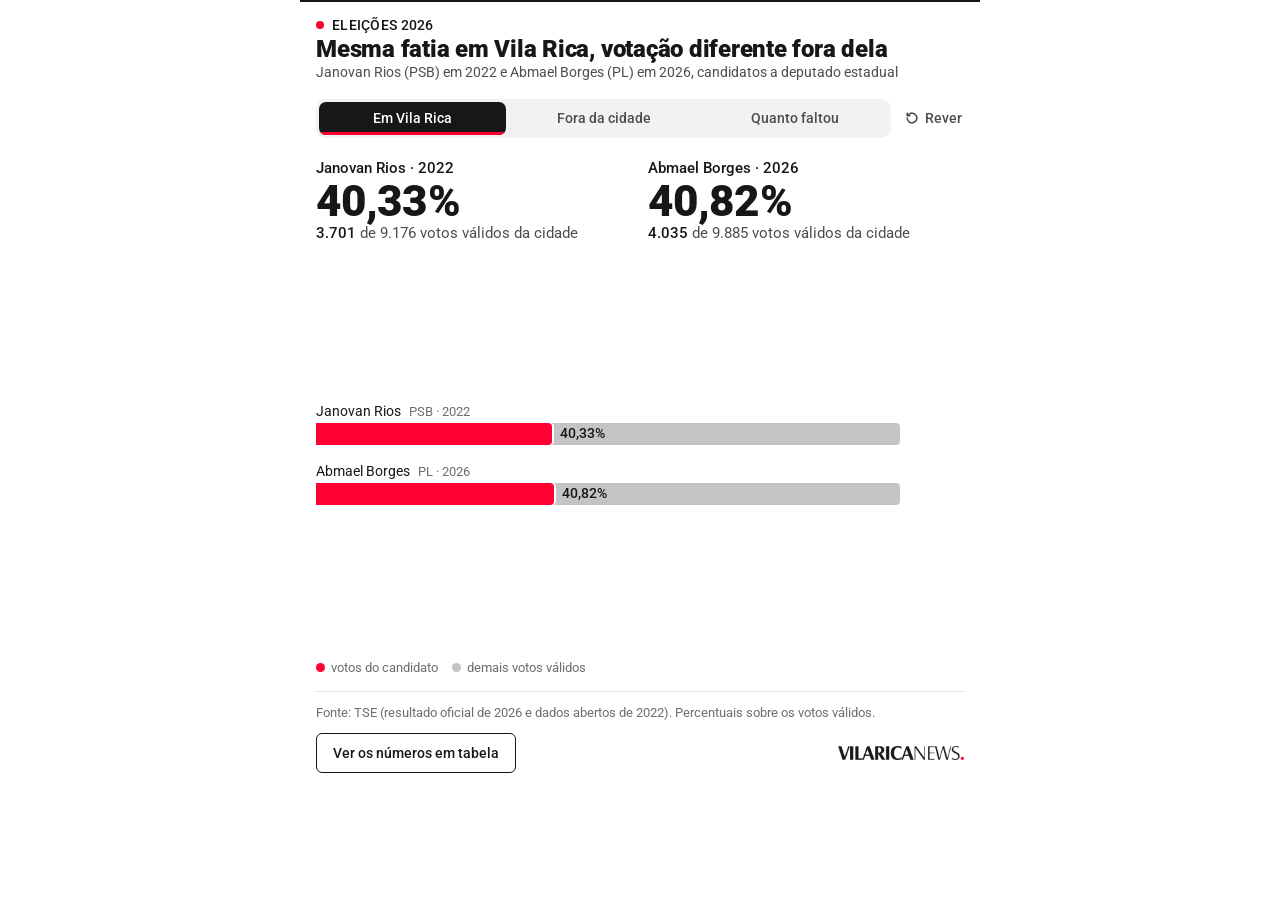
<file: deputado-estadual-2026/index.html>
<!doctype html>
<html lang="pt-BR">
<head>
<meta charset="utf-8">
<meta name="viewport" content="width=device-width, initial-scale=1">
<title>Votação para deputado estadual em Vila Rica, 2022 e 2026</title>
<meta name="robots" content="noindex, indexifembedded">
<link rel="preconnect" href="https://fonts.googleapis.com">
<link rel="preconnect" href="https://fonts.gstatic.com" crossorigin>
<link href="https://fonts.googleapis.com/css2?family=Roboto:wght@400;500;700;900&display=swap" rel="stylesheet">
<link rel="stylesheet" href="../comum/vrn.css">
<style>
  /* legenda com três itens: cada item inteiro, quebra entre eles no celular */
  .vrn-legenda { flex-wrap: wrap; column-gap: 14px; row-gap: 2px; }
  .vrn-item { display: inline-flex; align-items: center; gap: 6px; white-space: nowrap; }
</style>
</head>
<body>
<figure id="vrn"></figure>
<script src="../comum/vrn.js"></script>
<script>
(function () {
  var n = VRN.n, pct = VRN.pct;

  // Deputado estadual, Vila Rica (código 98990) e Mato Grosso.
  // 2022: TSE, dados abertos (votação por município e zona; detalhe da apuração).
  // 2026: TSE, arquivo oficial de totalização de 04/10/2026.
  // Válidos = nominais + legenda + anulados sob judice (critério do percentual oficial do TSE).
  var JANOVAN = {
    nome: 'Janovan Rios', partido: 'PSB', ano: 2022,
    vr: 3701, validosVr: 9176, mt: 4975, suplente: 7,
    ultimo: { nome: 'Dr. Eugênio', votos: 25378 }
  };
  var ABMAEL = {
    nome: 'Abmael Borges', partido: 'PL', ano: 2026,
    vr: 4035, validosVr: 9885, mt: 9949, suplente: 2,
    ultimo: { nome: 'Alcino Barcelos', votos: 22624 }
  };
  [JANOVAN, ABMAEL].forEach(function (c) {
    c.fora = c.mt - c.vr;
    c.fatia = c.vr / c.validosVr;
    c.faltou = c.ultimo.votos - c.mt;
  });
  var DOIS = [JANOVAN, ABMAEL];

  var VERMELHO = 'var(--vrn-vermelho)', AZUL = 'var(--vrn-azul)', CINZA = 'var(--vrn-cinza)';
  function item(cor, texto) { return '<span class="vrn-item"><span class="vrn-bolinha" style="background:' + cor + '"></span>' + texto + '</span>'; }
  function quem(c) { return c.nome + ' · ' + c.ano; }
  function dupla(f) {
    return '<div class="vrn-dupla">' + DOIS.map(function (c) { return '<div>' + f(c) + '</div>'; }).join('') + '</div>';
  }
  function partes(c) {
    return [{ valor: c.vr, cor: VERMELHO }, { valor: c.fora, cor: AZUL }];
  }
  function dicaVotos(c) {
    return '<strong>' + c.nome + ' (' + c.partido + '), ' + c.ano + '</strong><br>' +
      n(c.mt) + ' votos em Mato Grosso<br>' + n(c.vr) + ' em Vila Rica · ' + n(c.fora) + ' em outros municípios';
  }

  VRN.grafico({
    id: 'deputado-estadual-2026',
    chapeu: 'Eleições 2026',
    titulo: 'Mesma fatia em Vila Rica, votação diferente fora dela',
    subtitulo: 'Janovan Rios (PSB) em 2022 e Abmael Borges (PL) em 2026, candidatos a deputado estadual',
    passos: [
      {
        aba: 'Em Vila Rica',
        painel: dupla(function (c) {
          return '<p class="vrn-chave">' + quem(c) + '</p>' +
            '<p class="vrn-num vrn-num-m">' + pct(c.fatia, 2) + '</p>' +
            '<p class="vrn-rotulo"><strong>' + n(c.vr) + '</strong> de ' + n(c.validosVr) + ' votos válidos da cidade</p>';
        }),
        legenda: item(VERMELHO, 'votos do candidato') + item(CINZA, 'demais votos válidos'),
        vis: {
          tipo: 'barras', max: 1, trilho: CINZA,
          formato: function (v) { return pct(v, 2); },
          linhas: DOIS.map(function (c) {
            return {
              rotulo: c.nome, extra: c.partido + ' · ' + c.ano, valor: c.fatia, cor: VERMELHO,
              dica: '<strong>' + c.nome + ' (' + c.partido + '), ' + c.ano + '</strong><br>' +
                n(c.vr) + ' de ' + n(c.validosVr) + ' votos válidos em Vila Rica · ' + pct(c.fatia, 2)
            };
          })
        }
      },
      {
        aba: 'Fora da cidade',
        painel: dupla(function (c) {
          return '<p class="vrn-chave">' + quem(c) + '</p>' +
            '<p class="vrn-num vrn-num-m" data-conta="' + c.fora + '">' + n(c.fora) + '</p>' +
            '<p class="vrn-rotulo">votos fora de Vila Rica, de <strong>' + n(c.mt) + '</strong> no estado</p>';
        }),
        legenda: item(VERMELHO, 'em Vila Rica') + item(AZUL, 'em outros municípios'),
        vis: {
          tipo: 'barras',
          linhas: DOIS.map(function (c) {
            return { rotulo: c.nome, extra: c.partido + ' · ' + c.ano + ' · total no estado', partes: partes(c), dica: dicaVotos(c) };
          })
        }
      },
      {
        aba: 'Quanto faltou',
        painel: dupla(function (c) {
          return '<p class="vrn-chave">' + quem(c) + '</p>' +
            '<p class="vrn-num vrn-num-m" data-conta="' + c.faltou + '">' + n(c.faltou) + '</p>' +
            '<p class="vrn-rotulo">votos a menos que o último eleito do <strong>' + c.partido + '</strong></p>';
        }),
        legenda: item(VERMELHO, 'em Vila Rica') + item(AZUL, 'em outros municípios') + item(CINZA, 'último eleito do partido'),
        vis: {
          tipo: 'barras',
          linhas: [].concat.apply([], DOIS.map(function (c) {
            return [
              { rotulo: c.nome, extra: c.partido + ' · ' + c.ano + ' · ' + c.suplente + 'º suplente', partes: partes(c), dica: dicaVotos(c) },
              {
                rotulo: c.ultimo.nome, extra: 'último eleito do ' + c.partido + ' · ' + c.ano, valor: c.ultimo.votos, cor: CINZA,
                dica: '<strong>' + c.ultimo.nome + ' (' + c.partido + '), ' + c.ano + '</strong><br>' +
                  n(c.ultimo.votos) + ' votos · último eleito do partido<br>' + n(c.faltou) + ' a mais que ' + c.nome
              }
            ];
          }))
        }
      }
    ],
    fonte: 'Fonte: TSE (resultado oficial de 2026 e dados abertos de 2022). Percentuais sobre os votos válidos.',
    tabela: {
      colunas: ['', JANOVAN.nome + ' (' + JANOVAN.ano + ')', ABMAEL.nome + ' (' + ABMAEL.ano + ')'],
      grupos: [
        {
          titulo: 'Em Vila Rica',
          linhas: [
            ['Votos', n(JANOVAN.vr), n(ABMAEL.vr)],
            ['Votos válidos da cidade', n(JANOVAN.validosVr), n(ABMAEL.validosVr)],
            ['% dos válidos', pct(JANOVAN.fatia, 2).replace('%', ''), pct(ABMAEL.fatia, 2).replace('%', '')]
          ]
        },
        {
          titulo: 'Em Mato Grosso',
          linhas: [
            ['Votos em outros municípios', n(JANOVAN.fora), n(ABMAEL.fora)],
            ['Total no estado', n(JANOVAN.mt), n(ABMAEL.mt)],
            ['Partido', JANOVAN.partido, ABMAEL.partido],
            ['Situação', JANOVAN.suplente + 'º suplente', ABMAEL.suplente + 'º suplente'],
            ['Último eleito do partido', JANOVAN.ultimo.nome + ', ' + n(JANOVAN.ultimo.votos), ABMAEL.ultimo.nome + ', ' + n(ABMAEL.ultimo.votos)],
            ['Diferença para o último eleito', n(JANOVAN.faltou), n(ABMAEL.faltou)]
          ]
        }
      ]
    }
  });
})();
</script>
</body>
</html>
</file>
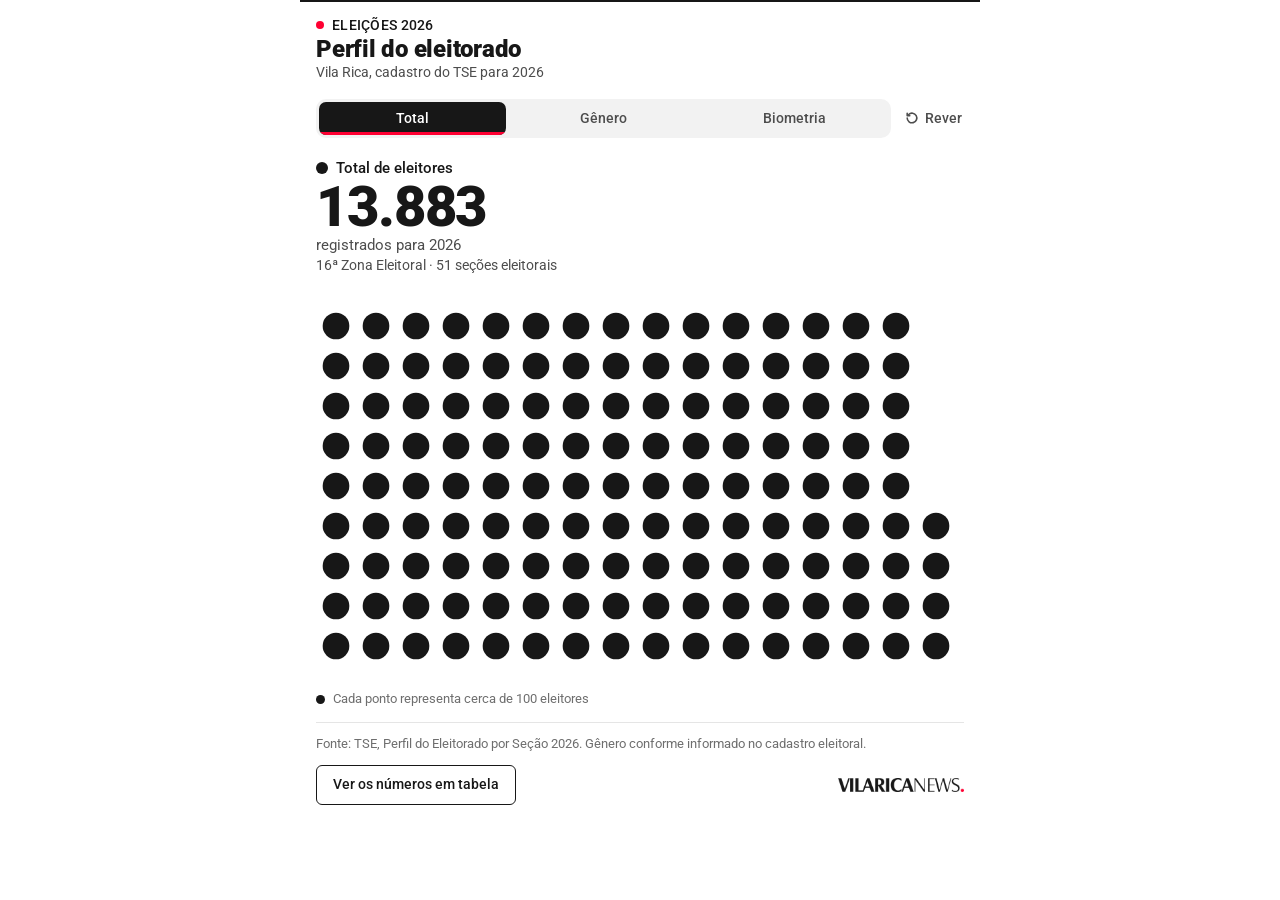
<file: eleitorado-2026/index.html>
<!doctype html>
<html lang="pt-BR">
<head>
<meta charset="utf-8">
<meta name="viewport" content="width=device-width, initial-scale=1">
<title>Perfil do eleitorado de Vila Rica</title>
<meta name="robots" content="noindex, indexifembedded">
<link rel="preconnect" href="https://fonts.googleapis.com">
<link rel="preconnect" href="https://fonts.gstatic.com" crossorigin>
<link href="https://fonts.googleapis.com/css2?family=Roboto:wght@400;500;700;900&display=swap" rel="stylesheet">
<link rel="stylesheet" href="../comum/vrn.css">
</head>
<body>
<figure id="vrn"></figure>
<script src="../comum/vrn.js"></script>
<script>
(function () {
  var n = VRN.n, pct = VRN.pct;

  // TSE, Perfil do Eleitorado por Seção 2026 (MT), Vila Rica (código 98990), 16ª Zona
  var D = { total: 13883, homens: 7116, mulheres: 6767, bio: 13405, zona: 16, secoes: 51 };
  D.semBio = D.total - D.bio;

  // 1 ponto = 100 eleitores (arredondado); os grupos de cada aba somam o mesmo total de pontos
  var N = Math.round(D.total / 100);
  var P_HOMENS = Math.round(D.homens / 100), P_BIO = Math.round(D.bio / 100);
  function dica(nome, v) { return '<strong>' + nome + '</strong><br>' + n(v) + ' eleitores · ' + pct(v / D.total); }
  function bolinha(cor) { return '<span class="vrn-bolinha" style="background:var(--vrn-' + cor + ')"></span>'; }
  var LEGENDA = bolinha('tinta') + 'Cada ponto representa cerca de 100 eleitores';
  function casa1(v) { return Math.round(v * 1000) / 10; }

  VRN.grafico({
    id: 'eleitorado-2026',
    chapeu: 'Eleições 2026',
    titulo: 'Perfil do eleitorado',
    subtitulo: 'Vila Rica, cadastro do TSE para 2026',
    passos: [
      {
        aba: 'Total',
        painel:
          '<p class="vrn-chave">' + bolinha('tinta') + 'Total de eleitores</p>' +
          '<p class="vrn-num" data-conta="' + D.total + '">' + n(D.total) + '</p>' +
          '<p class="vrn-rotulo">registrados para 2026</p>' +
          '<p class="vrn-extra">' + D.zona + 'ª Zona Eleitoral · ' + D.secoes + ' seções eleitorais</p>',
        legenda: LEGENDA,
        vis: { tipo: 'pontos', compartilhar: 'eleitorado', colunas: [12, 14, 16, 18, 20, 24, 28, 35],
          grupos: [{ pontos: N, cor: 'var(--vrn-tinta)', dica: dica('Eleitorado de Vila Rica', D.total) }] }
      },
      {
        aba: 'Gênero',
        painel:
          '<div class="vrn-dupla"><div>' +
            '<p class="vrn-chave">' + bolinha('azul') + 'Homens</p>' +
            '<p class="vrn-num vrn-num-m" data-conta="' + casa1(D.homens / D.total) + '" data-casas="1" data-sufixo="%">' + pct(D.homens / D.total) + '</p>' +
            '<p class="vrn-rotulo"><strong>' + n(D.homens) + '</strong> eleitores</p></div><div>' +
            '<p class="vrn-chave">' + bolinha('vermelho') + 'Mulheres</p>' +
            '<p class="vrn-num vrn-num-m" data-conta="' + casa1(D.mulheres / D.total) + '" data-casas="1" data-sufixo="%">' + pct(D.mulheres / D.total) + '</p>' +
            '<p class="vrn-rotulo"><strong>' + n(D.mulheres) + '</strong> eleitoras</p></div></div>' +
          '<p class="vrn-extra">' + n(D.homens - D.mulheres) + ' homens a mais no cadastro</p>',
        legenda: LEGENDA,
        vis: { tipo: 'pontos', compartilhar: 'eleitorado',
          grupos: [
            { pontos: P_HOMENS, cor: 'var(--vrn-azul)', dica: dica('Homens', D.homens) },
            { pontos: N - P_HOMENS, cor: 'var(--vrn-vermelho)', dica: dica('Mulheres', D.mulheres) }
          ] }
      },
      {
        aba: 'Biometria',
        painel:
          '<p class="vrn-chave">' + bolinha('verde') + 'Com biometria</p>' +
          '<p class="vrn-num" data-conta="' + casa1(D.bio / D.total) + '" data-casas="1" data-sufixo="%">' + pct(D.bio / D.total) + '</p>' +
          '<p class="vrn-rotulo"><strong>' + n(D.bio) + '</strong> eleitores com biometria registrada</p>' +
          '<p class="vrn-extra"><span class="vrn-anel"></span>' + n(D.semBio) + ' sem registro de biometria no arquivo</p>',
        legenda: LEGENDA,
        vis: { tipo: 'pontos', compartilhar: 'eleitorado',
          grupos: [
            { pontos: P_BIO, cor: 'var(--vrn-verde)', dica: dica('Com biometria', D.bio) },
            { pontos: N - P_BIO, cor: 'var(--vrn-sem)', vazado: true, pulsar: true, dica: dica('Sem registro de biometria', D.semBio) }
          ] }
      }
    ],
    fonte: 'Fonte: TSE, Perfil do Eleitorado por Seção 2026. Gênero conforme informado no cadastro eleitoral.',
    tabela: {
      colunas: ['Recorte', 'Eleitores', '%'],
      grupos: [
        { linhas: [['Total', n(D.total), '100,0']] },
        { titulo: 'Gênero', linhas: [['Homens', n(D.homens), pct(D.homens / D.total).replace('%', '')], ['Mulheres', n(D.mulheres), pct(D.mulheres / D.total).replace('%', '')]] },
        { titulo: 'Biometria', linhas: [['Com registro', n(D.bio), pct(D.bio / D.total).replace('%', '')], ['Sem registro', n(D.semBio), pct(D.semBio / D.total).replace('%', '')]] }
      ]
    }
  });
})();
</script>
</body>
</html>
</file>
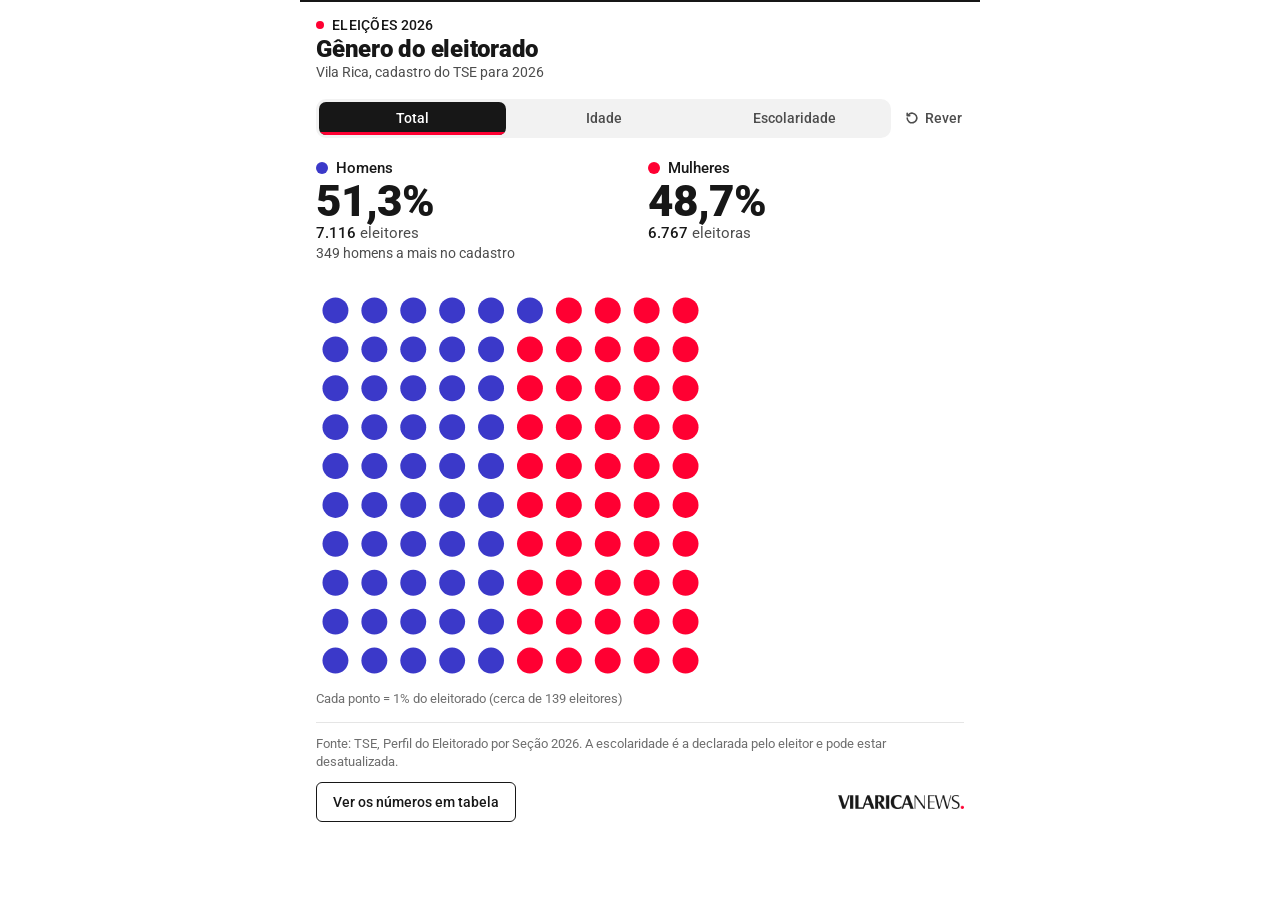
<file: genero-2026/index.html>
<!doctype html>
<html lang="pt-BR">
<head>
<meta charset="utf-8">
<meta name="viewport" content="width=device-width, initial-scale=1">
<title>Gênero do eleitorado de Vila Rica</title>
<meta name="robots" content="noindex, indexifembedded">
<link rel="preconnect" href="https://fonts.googleapis.com">
<link rel="preconnect" href="https://fonts.gstatic.com" crossorigin>
<link href="https://fonts.googleapis.com/css2?family=Roboto:wght@400;500;700;900&display=swap" rel="stylesheet">
<link rel="stylesheet" href="../comum/vrn.css">
</head>
<body>
<figure id="vrn"></figure>
<script src="../comum/vrn.js"></script>
<script>
(function () {
  var n = VRN.n, pct = VRN.pct, soma = VRN.soma;

  // TSE, Perfil do Eleitorado por Seção 2026 (MT), Vila Rica (código 98990). [rótulo, homens, mulheres]
  var IDADE = [
    ['16 a 19 anos', 316, 379], ['20 a 29 anos', 1299, 1399], ['30 a 39 anos', 1310, 1366],
    ['40 a 49 anos', 1454, 1333], ['50 a 59 anos', 1231, 1084], ['60 a 69 anos', 850, 724],
    ['70 a 79 anos', 458, 341], ['80 anos ou mais', 198, 141]
  ];
  var ESCOLARIDADE = [
    ['Analfabeto', 454, 269], ['Lê e escreve', 540, 353], ['Fundamental incompleto', 2373, 1704],
    ['Fundamental completo', 416, 343], ['Médio incompleto', 1291, 1189], ['Médio completo', 1417, 1907],
    ['Superior incompleto', 165, 274], ['Superior completo', 460, 728]
  ];
  var H = soma(IDADE.map(function (l) { return l[1]; })), M = soma(IDADE.map(function (l) { return l[2]; }));
  var TOTAL = H + M;
  var ATE39 = IDADE.slice(0, 3), DE40 = IDADE.slice(3);
  var M_ATE39 = soma(ATE39.map(function (l) { return l[2]; })), T_ATE39 = M_ATE39 + soma(ATE39.map(function (l) { return l[1]; }));
  var H_DE40 = soma(DE40.map(function (l) { return l[1]; })), T_DE40 = H_DE40 + soma(DE40.map(function (l) { return l[2]; }));
  var SUP = ESCOLARIDADE[7], ANALF = ESCOLARIDADE[0];

  function linhas(lista, sufixo) {
    return lista.map(function (l) {
      var t = l[1] + l[2];
      return {
        rotulo: l[0], e: l[1], d: l[2],
        dica: '<strong>' + l[0] + (sufixo || '') + '</strong><br>Homens: ' + n(l[1]) + ' (' + pct(l[1] / t) + ')<br>Mulheres: ' + n(l[2]) + ' (' + pct(l[2] / t) + ')'
      };
    });
  }
  var LADOS = { esquerda: { nome: 'Homens', cor: 'var(--vrn-azul)' }, direita: { nome: 'Mulheres', cor: 'var(--vrn-vermelho)' } };
  function bolinha(cor) { return '<span class="vrn-bolinha" style="background:var(--vrn-' + cor + ')"></span>'; }
  var P_H = Math.round(H / TOTAL * 100);

  VRN.grafico({
    id: 'genero-2026',
    chapeu: 'Eleições 2026',
    titulo: 'Gênero do eleitorado',
    subtitulo: 'Vila Rica, cadastro do TSE para 2026',
    passos: [
      {
        aba: 'Total',
        painel:
          '<div class="vrn-dupla"><div>' +
            '<p class="vrn-chave">' + bolinha('azul') + 'Homens</p>' +
            '<p class="vrn-num vrn-num-m" data-conta="' + (Math.round(H / TOTAL * 1000) / 10) + '" data-casas="1" data-sufixo="%">' + pct(H / TOTAL) + '</p>' +
            '<p class="vrn-rotulo"><strong>' + n(H) + '</strong> eleitores</p></div><div>' +
            '<p class="vrn-chave">' + bolinha('vermelho') + 'Mulheres</p>' +
            '<p class="vrn-num vrn-num-m" data-conta="' + (Math.round(M / TOTAL * 1000) / 10) + '" data-casas="1" data-sufixo="%">' + pct(M / TOTAL) + '</p>' +
            '<p class="vrn-rotulo"><strong>' + n(M) + '</strong> eleitoras</p></div></div>' +
          '<p class="vrn-extra">' + n(H - M) + ' homens a mais no cadastro</p>',
        legenda: 'Cada ponto = 1% do eleitorado (cerca de ' + n(Math.round(TOTAL / 100)) + ' eleitores)',
        vis: {
          tipo: 'pontos',
          grupos: [
            { pontos: P_H, cor: 'var(--vrn-azul)', dica: '<strong>Homens</strong><br>' + n(H) + ' eleitores · ' + pct(H / TOTAL) },
            { pontos: 100 - P_H, cor: 'var(--vrn-vermelho)', dica: '<strong>Mulheres</strong><br>' + n(M) + ' eleitoras · ' + pct(M / TOTAL) }
          ]
        }
      },
      {
        aba: 'Idade',
        painel:
          '<div class="vrn-dupla"><div>' +
            '<p class="vrn-chave">' + bolinha('vermelho') + 'Até 39 anos</p>' +
            '<p class="vrn-num vrn-num-m" data-conta="' + (Math.round(M_ATE39 / T_ATE39 * 1000) / 10) + '" data-casas="1" data-sufixo="%">' + pct(M_ATE39 / T_ATE39) + '</p>' +
            '<p class="vrn-rotulo">são mulheres (<strong>' + n(M_ATE39) + '</strong> de ' + n(T_ATE39) + ')</p></div><div>' +
            '<p class="vrn-chave">' + bolinha('azul') + '40 anos ou mais</p>' +
            '<p class="vrn-num vrn-num-m" data-conta="' + (Math.round(H_DE40 / T_DE40 * 1000) / 10) + '" data-casas="1" data-sufixo="%">' + pct(H_DE40 / T_DE40) + '</p>' +
            '<p class="vrn-rotulo">são homens (<strong>' + n(H_DE40) + '</strong> de ' + n(T_DE40) + ')</p></div></div>',
        legenda: 'Em negrito, o grupo maior em cada faixa',
        vis: { tipo: 'piramide', esquerda: LADOS.esquerda, direita: LADOS.direita, linhas: linhas(IDADE) }
      },
      {
        aba: 'Escolaridade',
        painel:
          '<p class="vrn-chave">' + bolinha('vermelho') + 'Com curso superior completo</p>' +
          '<p class="vrn-num" data-conta="' + (Math.round(SUP[2] / (SUP[1] + SUP[2]) * 1000) / 10) + '" data-casas="1" data-sufixo="%">' + pct(SUP[2] / (SUP[1] + SUP[2])) + '</p>' +
          '<p class="vrn-rotulo">são mulheres (<strong>' + n(SUP[2]) + '</strong> de ' + n(SUP[1] + SUP[2]) + ')</p>' +
          '<p class="vrn-extra">' + bolinha('azul') + 'Entre os analfabetos, ' + pct(ANALF[1] / (ANALF[1] + ANALF[2])) + ' são homens</p>',
        legenda: 'Escolaridade declarada; em negrito, o grupo maior',
        vis: { tipo: 'piramide', esquerda: LADOS.esquerda, direita: LADOS.direita, linhas: linhas(ESCOLARIDADE) }
      }
    ],
    fonte: 'Fonte: TSE, Perfil do Eleitorado por Seção 2026. A escolaridade é a declarada pelo eleitor e pode estar desatualizada.',
    tabela: {
      colunas: ['Recorte', 'Homens', 'Mulheres'],
      grupos: [
        { linhas: [['Total', n(H), n(M)]] },
        { titulo: 'Por idade', linhas: IDADE.map(function (l) { return [l[0], n(l[1]), n(l[2])]; }) },
        { titulo: 'Por escolaridade', linhas: ESCOLARIDADE.map(function (l) { return [l[0], n(l[1]), n(l[2])]; }) }
      ]
    }
  });
})();
</script>
</body>
</html>
</file>
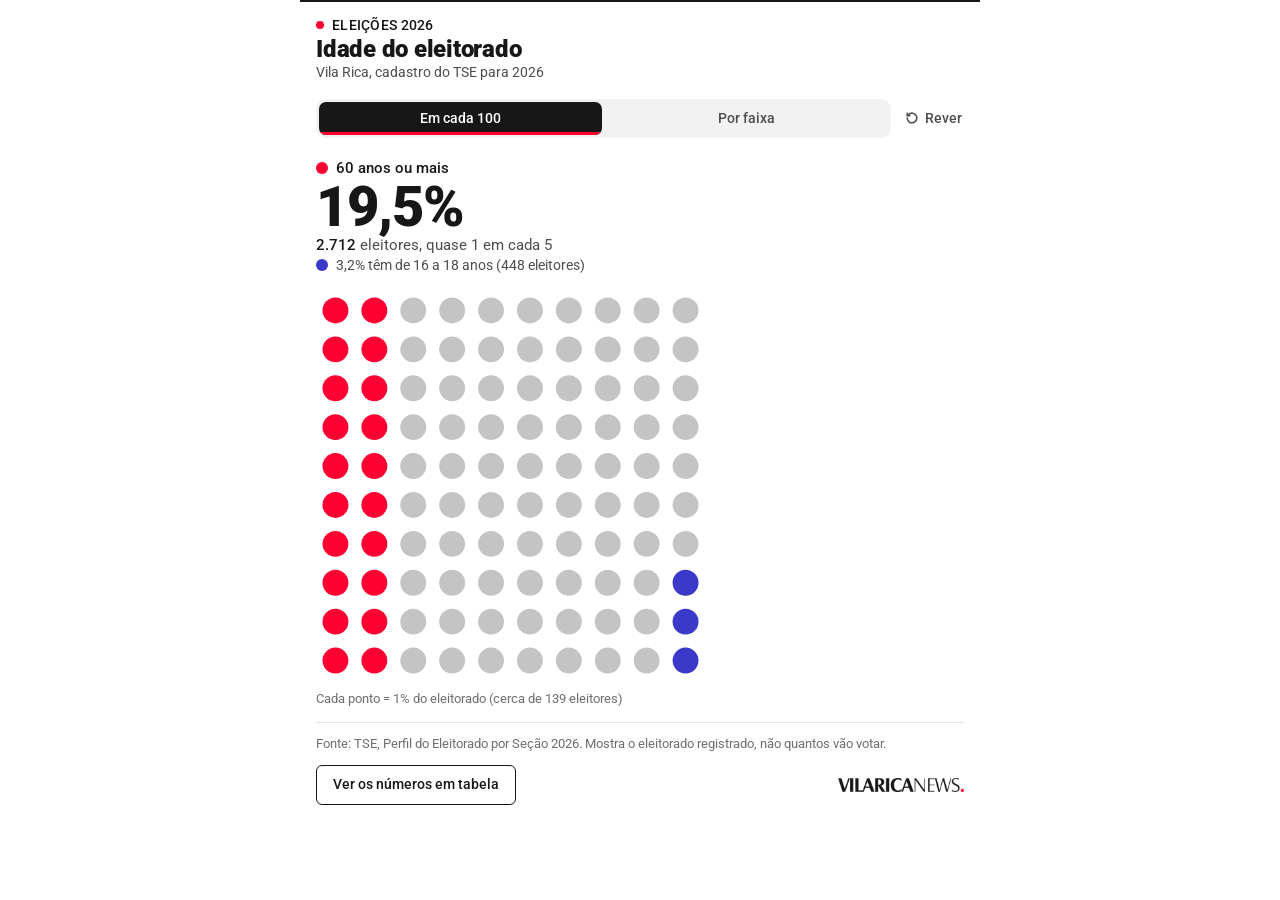
<file: idade-2026/index.html>
<!doctype html>
<html lang="pt-BR">
<head>
<meta charset="utf-8">
<meta name="viewport" content="width=device-width, initial-scale=1">
<title>Idade do eleitorado de Vila Rica</title>
<meta name="robots" content="noindex, indexifembedded">
<link rel="preconnect" href="https://fonts.googleapis.com">
<link rel="preconnect" href="https://fonts.gstatic.com" crossorigin>
<link href="https://fonts.googleapis.com/css2?family=Roboto:wght@400;500;700;900&display=swap" rel="stylesheet">
<link rel="stylesheet" href="../comum/vrn.css">
</head>
<body>
<figure id="vrn"></figure>
<script src="../comum/vrn.js"></script>
<script>
(function () {
  var n = VRN.n, pct = VRN.pct, soma = VRN.soma;

  // TSE, Perfil do Eleitorado por Seção 2026 (MT), Vila Rica (código 98990), faixas do arquivo
  var FAIXAS = [
    ['16 anos', 95], ['17 anos', 152], ['18 anos', 201], ['19 anos', 247], ['20 anos', 252],
    ['21 a 24 anos', 1031], ['25 a 29 anos', 1415], ['30 a 34 anos', 1373], ['35 a 39 anos', 1303],
    ['40 a 44 anos', 1411], ['45 a 49 anos', 1376], ['50 a 54 anos', 1232], ['55 a 59 anos', 1083],
    ['60 a 64 anos', 897], ['65 a 69 anos', 677], ['70 a 74 anos', 476], ['75 a 79 anos', 323],
    ['80 a 84 anos', 195], ['85 a 89 anos', 93], ['90 a 94 anos', 40], ['95 a 99 anos', 10], ['100 anos ou mais', 1]
  ];
  function faixa(de, ate) { return soma(FAIXAS.slice(de, ate + 1).map(function (f) { return f[1]; })); }
  var TOTAL = faixa(0, FAIXAS.length - 1);
  var JOVENS = faixa(0, 2);          // 16, 17 e 18 anos
  var IDOSOS = faixa(13, 21);        // 60 anos ou mais
  var GRUPOS = [
    { rotulo: '16 a 18 anos', valor: JOVENS, cor: 'var(--vrn-azul)' },
    { rotulo: '19 a 29 anos', valor: faixa(3, 6), cor: 'var(--vrn-cinza)' },
    { rotulo: '30 a 39 anos', valor: faixa(7, 8), cor: 'var(--vrn-cinza)' },
    { rotulo: '40 a 49 anos', valor: faixa(9, 10), cor: 'var(--vrn-cinza)' },
    { rotulo: '50 a 59 anos', valor: faixa(11, 12), cor: 'var(--vrn-cinza)' },
    { rotulo: '60 anos ou mais', valor: IDOSOS, cor: 'var(--vrn-vermelho)' }
  ];
  GRUPOS.forEach(function (g) { g.dica = '<strong>' + g.rotulo + '</strong><br>' + n(g.valor) + ' eleitores · ' + pct(g.valor / TOTAL); });
  var vezes = Math.round(IDOSOS / JOVENS);

  // 1 ponto = 1% do eleitorado
  var P_IDOSOS = Math.round(IDOSOS / TOTAL * 100), P_JOVENS = Math.round(JOVENS / TOTAL * 100);
  var OUTROS = TOTAL - IDOSOS - JOVENS;

  VRN.grafico({
    id: 'idade-2026',
    chapeu: 'Eleições 2026',
    titulo: 'Idade do eleitorado',
    subtitulo: 'Vila Rica, cadastro do TSE para 2026',
    passos: [
      {
        aba: 'Em cada 100',
        painel:
          '<p class="vrn-chave"><span class="vrn-bolinha" style="background:var(--vrn-vermelho)"></span>60 anos ou mais</p>' +
          '<p class="vrn-num" data-conta="' + (Math.round(IDOSOS / TOTAL * 1000) / 10) + '" data-casas="1" data-sufixo="%">' + pct(IDOSOS / TOTAL) + '</p>' +
          '<p class="vrn-rotulo"><strong>' + n(IDOSOS) + '</strong> eleitores, quase 1 em cada 5</p>' +
          '<p class="vrn-extra"><span class="vrn-bolinha" style="background:var(--vrn-azul)"></span>' + pct(JOVENS / TOTAL) + ' têm de 16 a 18 anos (' + n(JOVENS) + ' eleitores)</p>',
        legenda: 'Cada ponto = 1% do eleitorado (cerca de ' + n(Math.round(TOTAL / 100)) + ' eleitores)',
        vis: {
          tipo: 'pontos',
          grupos: [
            { pontos: P_IDOSOS, cor: 'var(--vrn-vermelho)', dica: GRUPOS[5].dica },
            { pontos: 100 - P_IDOSOS - P_JOVENS, cor: 'var(--vrn-cinza)', dica: '<strong>19 a 59 anos</strong><br>' + n(OUTROS) + ' eleitores · ' + pct(OUTROS / TOTAL) },
            { pontos: P_JOVENS, cor: 'var(--vrn-azul)', dica: GRUPOS[0].dica }
          ]
        }
      },
      {
        aba: 'Por faixa',
        painel:
          '<p class="vrn-chave">Para cada eleitor de 16 a 18 anos</p>' +
          '<p class="vrn-num">' + vezes + ' eleitores</p>' +
          '<p class="vrn-rotulo">têm 60 anos ou mais: <strong>' + n(IDOSOS) + '</strong> contra <strong>' + n(JOVENS) + '</strong></p>',
        legenda: '<span class="vrn-bolinha" style="background:var(--vrn-vermelho)"></span>60 ou mais ' +
          '<span class="vrn-bolinha" style="background:var(--vrn-azul);margin-left:8px"></span>16 a 18 ' +
          '<span class="vrn-bolinha" style="background:var(--vrn-cinza);margin-left:8px"></span>demais faixas',
        vis: { tipo: 'barras', linhas: GRUPOS }
      }
    ],
    fonte: 'Fonte: TSE, Perfil do Eleitorado por Seção 2026. Mostra o eleitorado registrado, não quantos vão votar.',
    tabela: {
      colunas: ['Faixa etária', 'Eleitores', '%'],
      grupos: [
        { linhas: GRUPOS.map(function (g) { return [g.rotulo, n(g.valor), pct(g.valor / TOTAL).replace('%', '')]; })
            .concat([['Total', n(TOTAL), '100,0']]) },
        { titulo: 'Faixas do arquivo do TSE', linhas: FAIXAS.map(function (f) { return [f[0], n(f[1]), pct(f[1] / TOTAL).replace('%', '')]; }) }
      ]
    }
  });
})();
</script>
</body>
</html>
</file>
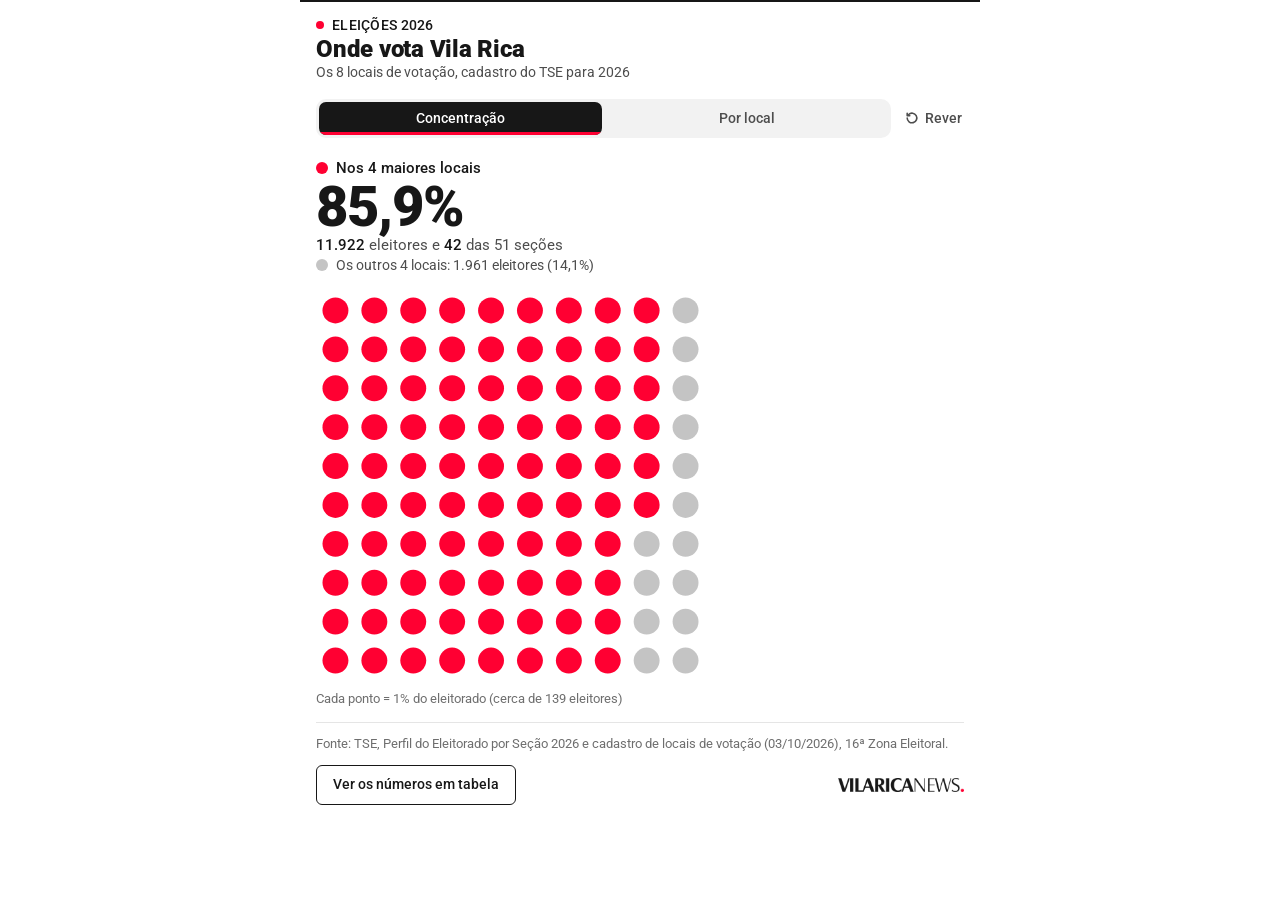
<file: locais-de-votacao-2026/index.html>
<!doctype html>
<html lang="pt-BR">
<head>
<meta charset="utf-8">
<meta name="viewport" content="width=device-width, initial-scale=1">
<title>Locais de votação de Vila Rica</title>
<meta name="robots" content="noindex, indexifembedded">
<link rel="preconnect" href="https://fonts.googleapis.com">
<link rel="preconnect" href="https://fonts.gstatic.com" crossorigin>
<link href="https://fonts.googleapis.com/css2?family=Roboto:wght@400;500;700;900&display=swap" rel="stylesheet">
<link rel="stylesheet" href="../comum/vrn.css">
</head>
<body>
<figure id="vrn"></figure>
<script src="../comum/vrn.js"></script>
<script>
(function () {
  var n = VRN.n, pct = VRN.pct, soma = VRN.soma;

  // TSE, Perfil do Eleitorado por Seção 2026 (MT), Vila Rica (código 98990), 16ª Zona.
  // [nome curto, nome no arquivo do TSE, eleitores, seções] — do maior para o menor
  var LOCAIS = [
    ['E.E. Maria Esther Peres', 'Escola Estadual Professora Maria Esther Peres', 4389, 16],
    ['Colégio Vale do Araguaia (CVA)', 'Colégio Vale do Araguaia (CVA)', 2868, 9],
    ['E.M. Ilma Valadares de Aragão', 'Escola Municipal Professora Ilma Valadares de Aragão', 2490, 10],
    ['E.E. Militar Tiradentes', 'Escola Estadual Militar Tiradentes Sd PM Antônio Eustáquio de Paula', 2175, 7],   // até julho: CDCE - Escola Estadual Vila Rica
    ['E.M. Alair Álvares Fernandes', 'Escola Municipal Alair Álvares Fernandes', 1293, 4],
    ['E.M. Nossa Senhora Aparecida', 'Escola Municipal Nossa Senhora Aparecida', 274, 3],
    ['E.M. Domingos Pereira Ávila', 'Escola Municipal Domingos Pereira Ávila', 227, 1],
    ['E.M. Procópio Faria', 'Escola Municipal Procópio Faria', 167, 1]
  ];
  var TOTAL = soma(LOCAIS.map(function (l) { return l[2]; }));
  var SECOES = soma(LOCAIS.map(function (l) { return l[3]; }));
  var MAIORES = LOCAIS.slice(0, 4), DEMAIS = LOCAIS.slice(4);
  var EL_MAIORES = soma(MAIORES.map(function (l) { return l[2]; }));
  var SEC_MAIORES = soma(MAIORES.map(function (l) { return l[3]; }));
  var EL_DEMAIS = TOTAL - EL_MAIORES;
  function secoes(s) { return s + (s === 1 ? ' seção' : ' seções'); }

  var LINHAS = LOCAIS.map(function (l, i) {
    return {
      rotulo: l[0], extra: secoes(l[3]), valor: l[2],
      cor: i < 4 ? 'var(--vrn-vermelho)' : 'var(--vrn-cinza)',
      dica: '<strong>' + l[1] + '</strong><br>' + n(l[2]) + ' eleitores · ' + pct(l[2] / TOTAL) + ' · ' + secoes(l[3])
    };
  });
  var P_MAIORES = Math.round(EL_MAIORES / TOTAL * 100);

  VRN.grafico({
    id: 'locais-de-votacao-2026',
    chapeu: 'Eleições 2026',
    titulo: 'Onde vota Vila Rica',
    subtitulo: 'Os ' + LOCAIS.length + ' locais de votação, cadastro do TSE para 2026',
    passos: [
      {
        aba: 'Concentração',
        painel:
          '<p class="vrn-chave"><span class="vrn-bolinha" style="background:var(--vrn-vermelho)"></span>Nos 4 maiores locais</p>' +
          '<p class="vrn-num" data-conta="' + (Math.round(EL_MAIORES / TOTAL * 1000) / 10) + '" data-casas="1" data-sufixo="%">' + pct(EL_MAIORES / TOTAL) + '</p>' +
          '<p class="vrn-rotulo"><strong>' + n(EL_MAIORES) + '</strong> eleitores e <strong>' + SEC_MAIORES + '</strong> das ' + SECOES + ' seções</p>' +
          '<p class="vrn-extra"><span class="vrn-bolinha" style="background:var(--vrn-cinza)"></span>Os outros 4 locais: ' + n(EL_DEMAIS) + ' eleitores (' + pct(EL_DEMAIS / TOTAL) + ')</p>',
        legenda: 'Cada ponto = 1% do eleitorado (cerca de ' + n(Math.round(TOTAL / 100)) + ' eleitores)',
        vis: {
          tipo: 'pontos',
          grupos: [
            { pontos: P_MAIORES, cor: 'var(--vrn-vermelho)', dica: '<strong>4 maiores locais</strong><br>' + n(EL_MAIORES) + ' eleitores · ' + pct(EL_MAIORES / TOTAL) },
            { pontos: 100 - P_MAIORES, cor: 'var(--vrn-cinza)', dica: '<strong>Outros 4 locais</strong><br>' + n(EL_DEMAIS) + ' eleitores · ' + pct(EL_DEMAIS / TOTAL) }
          ]
        }
      },
      {
        aba: 'Por local',
        painel:
          '<p class="vrn-chave">Maior local de votação</p>' +
          '<p class="vrn-num" data-conta="' + LOCAIS[0][2] + '">' + n(LOCAIS[0][2]) + '</p>' +
          '<p class="vrn-rotulo">eleitores na <strong>' + LOCAIS[0][0] + '</strong>, em ' + secoes(LOCAIS[0][3]) + '</p>',
        legenda: '<span class="vrn-bolinha" style="background:var(--vrn-vermelho)"></span>4 maiores locais ' +
          '<span class="vrn-bolinha" style="background:var(--vrn-cinza);margin-left:8px"></span>demais locais',
        vis: { tipo: 'barras', linhas: LINHAS }
      }
    ],
    fonte: 'Fonte: TSE, Perfil do Eleitorado por Seção 2026 e cadastro de locais de votação (03/10/2026), 16ª Zona Eleitoral.',
    tabela: {
      colunas: ['Local de votação', 'Seções', 'Eleitores', '%'],
      grupos: [{
        linhas: LOCAIS.map(function (l) { return [l[1], l[3], n(l[2]), pct(l[2] / TOTAL).replace('%', '')]; })
          .concat([['Total', SECOES, n(TOTAL), '100,0']])
      }]
    }
  });
})();
</script>
</body>
</html>
</file>
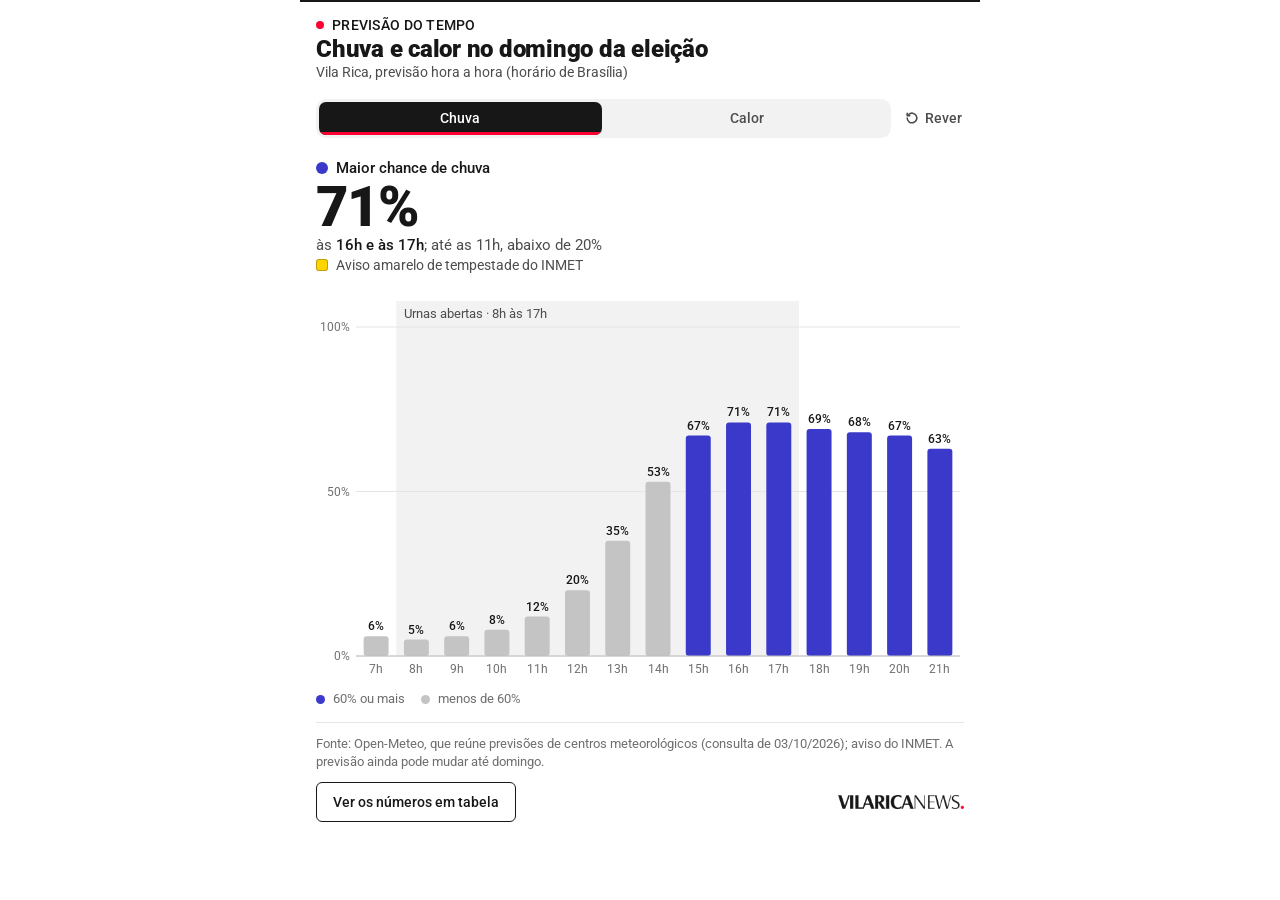
<file: tempo-eleicao-2026/index.html>
<!doctype html>
<html lang="pt-BR">
<head>
<meta charset="utf-8">
<meta name="viewport" content="width=device-width, initial-scale=1">
<title>Previsão do tempo no domingo da eleição em Vila Rica</title>
<meta name="robots" content="noindex, indexifembedded">
<link rel="preconnect" href="https://fonts.googleapis.com">
<link rel="preconnect" href="https://fonts.gstatic.com" crossorigin>
<link href="https://fonts.googleapis.com/css2?family=Roboto:wght@400;500;700;900&display=swap" rel="stylesheet">
<link rel="stylesheet" href="../comum/vrn.css">
</head>
<body>
<figure id="vrn"></figure>
<script src="../comum/vrn.js"></script>
<script>
(function () {
  var n = VRN.n;

  // Open-Meteo, consulta de 03/10/2026: Vila Rica (10,01° S; 51,12° O), domingo 04/10, horário de Brasília.
  // Chance de chuva = combinação de modelos (mesma do centro europeu); temperatura e sensação = combinação de modelos.
  var HORAS = [7, 8, 9, 10, 11, 12, 13, 14, 15, 16, 17, 18, 19, 20, 21];
  var CHUVA = [6, 5, 6, 8, 12, 20, 35, 53, 67, 71, 71, 69, 68, 67, 63];
  var TEMP = [24.4, 26.6, 28.4, 29.5, 30.8, 31.6, 32.8, 33.8, 33.9, 30.8, 28.3, 26.3, 25.9, 25.6, 25.4];
  var SENS = [29.0, 31.5, 33.1, 34.0, 35.4, 36.6, 39.5, 40.5, 38.6, 34.5, 32.6, 31.0, 31.3, 30.8, 30.7];
  var URNAS = { abre: 8, fecha: 17 };

  function grau(v) { return v.toLocaleString('pt-BR', { minimumFractionDigits: 1, maximumFractionDigits: 1 }) + ' °C'; }
  function h(i) { return HORAS[i] + 'h'; }
  function lista(idx) { return idx.map(h).join(idx.length === 2 ? ' e às ' : ', '); }

  var maxChuva = Math.max.apply(null, CHUVA);
  var horasMax = HORAS.map(function (x, i) { return i; }).filter(function (i) { return CHUVA[i] === maxChuva; });
  var secoAte = 0; while (secoAte + 1 < CHUVA.length && CHUVA[secoAte + 1] < 20) secoAte++;   // última hora seguida abaixo de 20%
  var iTemp = TEMP.indexOf(Math.max.apply(null, TEMP)), iSens = SENS.indexOf(Math.max.apply(null, SENS));
  var faixa = { de: HORAS.indexOf(URNAS.abre), ate: HORAS.indexOf(URNAS.fecha), rotulo: 'Urnas abertas · ' + URNAS.abre + 'h às ' + URNAS.fecha + 'h' };
  function bolinha(cor) { return '<span class="vrn-bolinha" style="background:var(--vrn-' + cor + ')"></span>'; }
  function traco(cor) { return '<span class="vrn-traco" style="background:var(--vrn-' + cor + ')"></span>'; }
  var ALERTA = '<p class="vrn-extra"><span class="vrn-alerta"></span>Aviso amarelo de tempestade do INMET</p>';

  VRN.grafico({
    id: 'tempo-eleicao-2026',
    chapeu: 'Previsão do tempo',
    titulo: 'Chuva e calor no domingo da eleição',
    subtitulo: 'Vila Rica, previsão hora a hora (horário de Brasília)',
    passos: [
      {
        aba: 'Chuva',
        painel:
          '<p class="vrn-chave">' + bolinha('azul') + 'Maior chance de chuva</p>' +
          '<p class="vrn-num" data-conta="' + maxChuva + '" data-sufixo="%">' + maxChuva + '%</p>' +
          '<p class="vrn-rotulo">às <strong>' + lista(horasMax) + '</strong>; até as ' + h(secoAte) + ', abaixo de 20%</p>' +
          ALERTA,
        legenda: bolinha('azul') + '60% ou mais <span class="vrn-bolinha" style="background:var(--vrn-cinza);margin-left:8px"></span>menos de 60%',
        vis: {
          tipo: 'colunas', max: 100, grade: [0, 50, 100], faixa: faixa,
          formato: function (v) { return v + '%'; },
          marcar: [secoAte, horasMax[0]],   // em tela estreita, só esses ganham número (vizinhos se sobrepõem)
          linhas: HORAS.map(function (x, i) {
            return { rotulo: x + 'h', valor: CHUVA[i], cor: CHUVA[i] >= 60 ? 'var(--vrn-azul)' : 'var(--vrn-cinza)', dica: '<strong>' + x + 'h</strong><br>' + CHUVA[i] + '% de chance de chuva' };
          })
        }
      },
      {
        aba: 'Calor',
        painel:
          '<div class="vrn-dupla"><div>' +
            '<p class="vrn-chave">' + traco('tinta') + 'Temperatura máxima</p>' +
            '<p class="vrn-num vrn-num-m">' + grau(TEMP[iTemp]) + '</p>' +
            '<p class="vrn-rotulo">por volta das <strong>' + h(iTemp) + '</strong></p></div><div>' +
            '<p class="vrn-chave">' + traco('vermelho') + 'Sensação térmica</p>' +
            '<p class="vrn-num vrn-num-m">' + grau(SENS[iSens]) + '</p>' +
            '<p class="vrn-rotulo">por volta das <strong>' + h(iSens) + '</strong></p></div></div>' +
          '<p class="vrn-extra">À noite, a temperatura cai para ' + grau(TEMP[TEMP.length - 1]) + ' às ' + h(TEMP.length - 1) + '</p>',
        legenda: traco('tinta') + 'Temperatura <span style="display:inline-block;width:8px"></span>' + traco('vermelho') + 'Sensação térmica',
        vis: {
          tipo: 'linhas', min: 22, max: 42, grade: [25, 30, 35, 40], faixa: faixa,
          formato: function (v, eixo) { return eixo ? v + '°' : grau(v); },
          rotulos: HORAS.map(function (x) { return x + 'h'; }),
          series: [{ nome: 'Temperatura', cor: 'var(--vrn-tinta)', valores: TEMP }, { nome: 'Sensação térmica', cor: 'var(--vrn-vermelho)', valores: SENS }],
          marcar: [{ serie: 1, i: iSens }, { serie: 0, i: iTemp, abaixo: true }],
          dicas: HORAS.map(function (x, i) { return '<strong>' + x + 'h</strong><br>Temperatura: ' + grau(TEMP[i]) + '<br>Sensação térmica: ' + grau(SENS[i]); })
        }
      }
    ],
    fonte: 'Fonte: Open-Meteo, que reúne previsões de centros meteorológicos (consulta de 03/10/2026); aviso do INMET. A previsão ainda pode mudar até domingo.',
    tabela: {
      colunas: ['Hora', 'Chance de chuva', 'Temperatura', 'Sensação'],
      grupos: [{ linhas: HORAS.map(function (x, i) { return [x + 'h', CHUVA[i] + '%', grau(TEMP[i]), grau(SENS[i])]; }) }]
    }
  });
})();
</script>
</body>
</html>
</file>
<file: comum/vrn.css>
/* Gráficos do Vila Rica News — estilo comum
   Cores da marca: preto #171717 e vermelho #ff0032 (logotipo);
   azul e verde das editorias do site (#302ebd clareado 1 tom para passar no teste de daltonismo; #0b8b09) */
html, body { margin: 0; padding: 0; background: #ffffff; }

.vrn {
  --vrn-fundo: #ffffff;
  --vrn-tinta: #171717;
  --vrn-tinta-2: #4d4d4d;
  --vrn-tinta-3: #6e6e6e;
  --vrn-linha: #e5e5e5;
  --vrn-trilho: #f2f2f2;
  --vrn-destaque: #ff0032;
  --vrn-azul: #3b39c9;
  --vrn-vermelho: #ff0032;
  --vrn-verde: #0b8b09;
  --vrn-cinza: #c4c4c4;
  --vrn-sem: #8a8a8a;
  color-scheme: light;
  box-sizing: border-box;
  max-width: 680px;
  margin: 0 auto;
  padding: 14px 16px 20px;
  border-top: 2px solid var(--vrn-tinta);
  background: var(--vrn-fundo);
  color: var(--vrn-tinta);
  font-family: Roboto, system-ui, -apple-system, "Segoe UI", sans-serif;
  font-size: 16px;
  line-height: 1.4;
  text-align: left;
}
.vrn *, .vrn *::before, .vrn *::after { box-sizing: inherit; }
.vrn p { margin: 0; padding: 0; }

/* Dentro de iframe a matéria já dá as margens: o gráfico usa a coluna toda */
.vrn.vrn-iframe { max-width: none; margin: 0; padding: 14px 2px 20px; }

.vrn-chapeu { font-size: 14px; font-weight: 500; letter-spacing: .02em; text-transform: uppercase; margin-bottom: 4px; }
.vrn-chapeu::before { content: ""; display: inline-block; width: 8px; height: 8px; margin-right: 8px; border-radius: 50%; background: var(--vrn-destaque); vertical-align: 1px; }
.vrn-titulo { font-size: 24px; font-weight: 900; line-height: 1.15; letter-spacing: -0.01em; }
.vrn-sub { margin-top: 4px; font-size: 14px; color: var(--vrn-tinta-2); }

/* Abas */
.vrn-controles { display: flex; align-items: center; gap: 12px; margin-top: 16px; }
.vrn-abas { display: flex; flex: 1; gap: 4px; padding: 3px; border-radius: 10px; background: var(--vrn-trilho); }
.vrn-aba {
  position: relative; flex: 1; overflow: hidden;
  appearance: none; border: 0; margin: 0; border-radius: 7px;
  padding: 8px 6px; background: transparent; color: var(--vrn-tinta-2);
  font-family: inherit; font-size: 14px; font-weight: 500; line-height: 1.2; cursor: pointer;
}
.vrn-aba:hover { color: var(--vrn-tinta); }
.vrn-aba[aria-pressed="true"] { background: var(--vrn-tinta); color: #ffffff; }
.vrn-aba:focus-visible, .vrn-rever:focus-visible, .vrn-btn-tabela:focus-visible { outline: 2px solid var(--vrn-destaque); outline-offset: 2px; }
.vrn-progresso { position: absolute; left: 0; bottom: 0; height: 3px; width: 0; background: var(--vrn-destaque); }
.vrn-rever {
  appearance: none; border: 0; background: none; margin: 0; padding: 8px 2px;
  color: var(--vrn-tinta-2); font-family: inherit; font-size: 14px; font-weight: 500; line-height: 1.2; cursor: pointer;
  display: inline-flex; align-items: center; gap: 6px; white-space: nowrap;
}
.vrn-rever:hover { color: var(--vrn-tinta); }
.vrn-rever svg { width: 14px; height: 14px; }

/* Painéis e legendas: todos na mesma célula, para a altura não pular entre abas */
.vrn-paineis, .vrn-legendas { display: grid; }
.vrn-paineis { margin-top: 20px; }
.vrn-painel, .vrn-legenda { grid-area: 1 / 1; opacity: 0; visibility: hidden; transition: opacity .35s ease, transform .35s ease, visibility 0s .35s; }
.vrn-painel { transform: translateY(6px); }
.vrn-painel.ativo, .vrn-legenda.ativo { opacity: 1; visibility: visible; transform: none; transition: opacity .45s ease .1s, transform .45s ease .1s, visibility 0s; }
.vrn-num { font-size: 56px; font-weight: 900; line-height: 1; letter-spacing: -0.02em; }
.vrn-num-m { font-size: 44px; }
.vrn-rotulo { margin-top: 6px; font-size: 15px; color: var(--vrn-tinta-2); }
.vrn-rotulo strong, .vrn-extra strong { color: var(--vrn-tinta); font-weight: 500; }
.vrn-dupla { display: grid; grid-template-columns: 1fr 1fr; gap: 16px; }
.vrn-chave { display: flex; align-items: center; gap: 8px; font-size: 15px; font-weight: 500; margin-bottom: 6px; }
.vrn-bolinha { width: 12px; height: 12px; border-radius: 50%; flex: none; display: inline-block; }
.vrn-extra { display: flex; align-items: center; gap: 8px; margin-top: 10px; font-size: 14px; color: var(--vrn-tinta-2); }
.vrn-legendas { margin-top: 10px; }
.vrn-legenda { display: flex; align-items: center; gap: 8px; font-size: 13px; color: var(--vrn-tinta-3); }
.vrn-legenda .vrn-bolinha { width: 9px; height: 9px; }

/* Palco: área do gráfico; a altura é calculada pelo script */
.vrn-palco { position: relative; margin-top: 16px; height: 300px; }
.vrn-camada { position: absolute; inset: 0; display: flex; flex-direction: column; justify-content: center; justify-content: safe center; opacity: 0; visibility: hidden; transition: opacity .3s ease, visibility 0s .3s; }
.vrn-camada.ativa { opacity: 1; visibility: visible; transition: opacity .3s ease, visibility 0s; }

/* Pontos */
.vrn-camada svg { display: block; overflow: visible; touch-action: pan-y; }
.vrn-ponto {
  fill: var(--cor); stroke: var(--cor); stroke-width: 0;
  transform-box: fill-box; transform-origin: center; transform: scale(0);
  transition: transform .45s cubic-bezier(.34,1.56,.64,1), fill .5s ease, stroke .5s ease, stroke-width .5s ease, opacity .2s ease;
}
.vrn-ponto.visivel { transform: scale(1); }
.vrn-ponto.vazado { fill: var(--vrn-fundo); stroke-width: 2.5px; }
.vrn-ponto.pulsa { animation: vrn-pulsa 1.4s ease-in-out 2; }
@keyframes vrn-pulsa { 0%, 100% { transform: scale(1); } 50% { transform: scale(1.35); } }
.vrn-anel { width: 12px; height: 12px; border-radius: 50%; flex: none; display: inline-block; border: 2px solid var(--vrn-sem); }
.vrn-apagado { opacity: .25; }

/* Barras (um lado) */
.vrn-barras { display: flex; flex-direction: column; justify-content: center; justify-content: safe center; height: 100%; }
.vrn-barra { height: var(--vrn-linha, 40px); display: flex; flex-direction: column; justify-content: center; gap: 3px; cursor: default; transition: opacity .2s ease; }
.vrn-barra-rotulo { display: flex; align-items: baseline; gap: 8px; font-size: 13.5px; line-height: 1.2; color: var(--vrn-tinta); white-space: nowrap; overflow: hidden; text-overflow: ellipsis; }
.vrn-barra-rotulo span { color: var(--vrn-tinta-3); font-size: 12.5px; }
.vrn-barra-linha { display: flex; align-items: center; height: var(--vrn-espessura, 16px); }
.vrn-barra-fill { height: 100%; width: 0; background: var(--cor); border-radius: 0 4px 4px 0; transition: width .8s cubic-bezier(.22,1,.36,1); }
.vrn-barra-valor { margin-left: 8px; font-size: 13.5px; font-weight: 500; white-space: nowrap; font-variant-numeric: tabular-nums; opacity: 0; transition: opacity .3s ease; }
.vrn-barra.visivel .vrn-barra-valor { opacity: 1; }
/* Barra dividida em partes: 2px de fundo entre elas, ponta arredondada só no fim */
.vrn-barra-partes { display: flex; gap: 2px; overflow: hidden; background: none; }
.vrn-barra-partes i { flex: 1 1 0; min-width: 0; height: 100%; background: var(--cor); }
/* Trilho: o fundo da barra é o todo (v.max); o número fica logo depois da parte pintada */
.vrn-barras--trilho .vrn-barra-linha { width: var(--vrn-util); background: var(--vrn-trilho-cor); border-radius: 0 4px 4px 0; }
.vrn-barras--trilho .vrn-barra-fill { box-shadow: 2px 0 0 var(--vrn-fundo); }

/* Pouca altura: letra menor e menos folga */
.vrn-compacto .vrn-barra, .vrn-compacto .vrn-pir { gap: 1px; }
.vrn-compacto .vrn-barra-rotulo, .vrn-compacto .vrn-barra-valor { font-size: 12px; }
.vrn-compacto .vrn-barra-rotulo span, .vrn-compacto .vrn-pir-rotulo, .vrn-compacto .vrn-pir-valor { font-size: 11.5px; }

/* Pirâmide (dois lados) */
.vrn-piramide { display: flex; flex-direction: column; justify-content: center; justify-content: safe center; height: 100%; }
.vrn-pir-chaves { display: flex; justify-content: space-between; font-size: 13.5px; font-weight: 500; margin-bottom: 4px; }
.vrn-pir-chaves span { display: inline-flex; align-items: center; gap: 6px; }
.vrn-pir { height: var(--vrn-linha, 40px); display: flex; flex-direction: column; justify-content: center; gap: 2px; cursor: default; transition: opacity .2s ease; }
.vrn-pir-rotulo { text-align: center; font-size: 12.5px; line-height: 1.2; color: var(--vrn-tinta-2); white-space: nowrap; overflow: hidden; text-overflow: ellipsis; }
.vrn-pir-linha { display: grid; grid-template-columns: 1fr 1fr; gap: 2px; height: var(--vrn-espessura, 16px); }
.vrn-pir-lado { display: flex; align-items: center; height: 100%; min-width: 0; }
.vrn-pir-lado.esq { flex-direction: row-reverse; }
.vrn-pir-fill { height: 100%; width: 0; background: var(--cor); transition: width .8s cubic-bezier(.22,1,.36,1); }
.vrn-pir-lado.esq .vrn-pir-fill { border-radius: 4px 0 0 4px; }
.vrn-pir-lado.dir .vrn-pir-fill { border-radius: 0 4px 4px 0; }
.vrn-pir-valor { padding: 0 6px; font-size: 12.5px; color: var(--vrn-tinta-2); white-space: nowrap; font-variant-numeric: tabular-nums; opacity: 0; transition: opacity .3s ease; }
.vrn-pir-valor.maior { color: var(--vrn-tinta); font-weight: 700; }
.vrn-pir.visivel .vrn-pir-valor { opacity: 1; }

/* Colunas e linhas por hora */
.vrn-plano { display: block; overflow: visible; touch-action: pan-y; }
.vrn-faixa { fill: var(--vrn-trilho); }
.vrn-faixa-rotulo { font-size: 12.5px; fill: var(--vrn-tinta-2); }
.vrn-grade { stroke: var(--vrn-linha); stroke-width: 1; }
.vrn-base { stroke: #bdbdbd; stroke-width: 1; }
.vrn-eixo { font-size: 12px; fill: var(--vrn-tinta-3); }
.vrn-col { fill: var(--cor); transform: scaleY(0); transition: transform .6s cubic-bezier(.22,1,.36,1), opacity .2s ease; }
.vrn-col.visivel { transform: scaleY(1); }
.vrn-col-valor { font-size: 12px; font-weight: 500; fill: var(--vrn-tinta); opacity: 0; transition: opacity .3s ease; }
.vrn-col-valor.visivel { opacity: 1; }
.vrn-lin { fill: none; stroke: var(--cor); stroke-width: 2.5px; stroke-linejoin: round; stroke-linecap: round; stroke-dasharray: 1; stroke-dashoffset: 1; transition: stroke-dashoffset 1.2s ease; }
.vrn-lin.visivel { stroke-dashoffset: 0; }
.vrn-lin-ponto { fill: var(--cor); stroke: var(--vrn-fundo); stroke-width: 2px; opacity: 0; transition: opacity .3s ease .9s; }
.vrn-lin-rotulo { font-size: 12.5px; font-weight: 700; fill: var(--vrn-tinta); opacity: 0; transition: opacity .3s ease .9s; }
.vrn-lin-ponto.visivel, .vrn-lin-rotulo.visivel { opacity: 1; }
.vrn-guia { stroke: var(--vrn-tinta-3); stroke-width: 1; opacity: 0; }
.vrn-guia.on { opacity: .6; }
.vrn-traco { width: 16px; height: 3px; border-radius: 2px; flex: none; display: inline-block; }
.vrn-alerta { width: 12px; height: 12px; border-radius: 3px; flex: none; display: inline-block; background: #ffd400; box-shadow: inset 0 0 0 1px rgba(0,0,0,.25); }

/* Dica */
.vrn-dica {
  position: absolute; z-index: 3; pointer-events: none; opacity: 0;
  max-width: 260px; padding: 8px 10px; border-radius: 6px; background: var(--vrn-tinta); color: #ffffff;
  font-size: 13px; line-height: 1.35; transform: translate(-50%, calc(-100% - 10px)); transition: opacity .12s ease;
}
.vrn-dica.on { opacity: 1; }
.vrn-dica strong { font-weight: 500; }

/* Rodapé e tabela */
.vrn figcaption { margin-top: 14px; padding-top: 12px; border-top: 1px solid var(--vrn-linha); font-size: 12.5px; color: var(--vrn-tinta-3); }
/* Botão da tabela e assinatura na mesma linha */
.vrn-acoes { display: flex; align-items: center; justify-content: space-between; flex-wrap: wrap; gap: 10px 12px; margin-top: 12px; }
.vrn-btn-tabela {
  appearance: none; margin: 0; min-height: 40px; padding: 9px 16px; border: 1px solid var(--vrn-tinta); border-radius: 6px;
  background: var(--vrn-fundo); color: var(--vrn-tinta); font-family: inherit; font-size: 14px; font-weight: 500; line-height: 1.2; cursor: pointer;
}
.vrn-btn-tabela:hover { background: var(--vrn-tinta); color: #ffffff; }
.vrn-logo { display: block; flex: none; width: 126px; height: auto; }
/* A tabela aparece no lugar do gráfico (o iframe tem altura fixa) */
.vrn-tabela { display: none; margin-top: 16px; overflow: auto; }
.vrn.vrn-com-tabela .vrn-tabela { display: block; }
.vrn.vrn-com-tabela .vrn-controles, .vrn.vrn-com-tabela .vrn-paineis, .vrn.vrn-com-tabela .vrn-palco, .vrn.vrn-com-tabela .vrn-legendas { display: none; }
.vrn table { width: 100%; margin: 0; border-collapse: collapse; font-size: 14px; font-variant-numeric: tabular-nums; }
.vrn th, .vrn td { padding: 7px 4px; border-bottom: 1px solid var(--vrn-linha); text-align: right; font-weight: 400; }
.vrn th:first-child, .vrn td:first-child { text-align: left; }
.vrn thead th { font-size: 12.5px; font-weight: 500; color: var(--vrn-tinta-3); }
.vrn tbody th { color: var(--vrn-tinta); }
.vrn tr.vrn-grupo th { padding-top: 12px; font-weight: 500; color: var(--vrn-tinta-2); border-bottom: 0; }

@media (max-width: 420px) {
  .vrn-titulo { font-size: 21px; }
  .vrn-num { font-size: 48px; }
  .vrn-num-m { font-size: 36px; }
  .vrn-controles { gap: 8px; }
  .vrn-logo { width: 100px; }
}
@media (max-width: 360px) {
  .vrn-aba { font-size: 13px; padding: 8px 4px; }
  .vrn-rever span { display: none; }
}
@media (prefers-reduced-motion: reduce) {
  .vrn-ponto, .vrn-painel, .vrn-legenda, .vrn-camada, .vrn-barra-fill, .vrn-pir-fill, .vrn-barra-valor, .vrn-pir-valor,
  .vrn-col, .vrn-col-valor, .vrn-lin, .vrn-lin-ponto, .vrn-lin-rotulo { transition: none !important; animation: none !important; }
}
</file>
